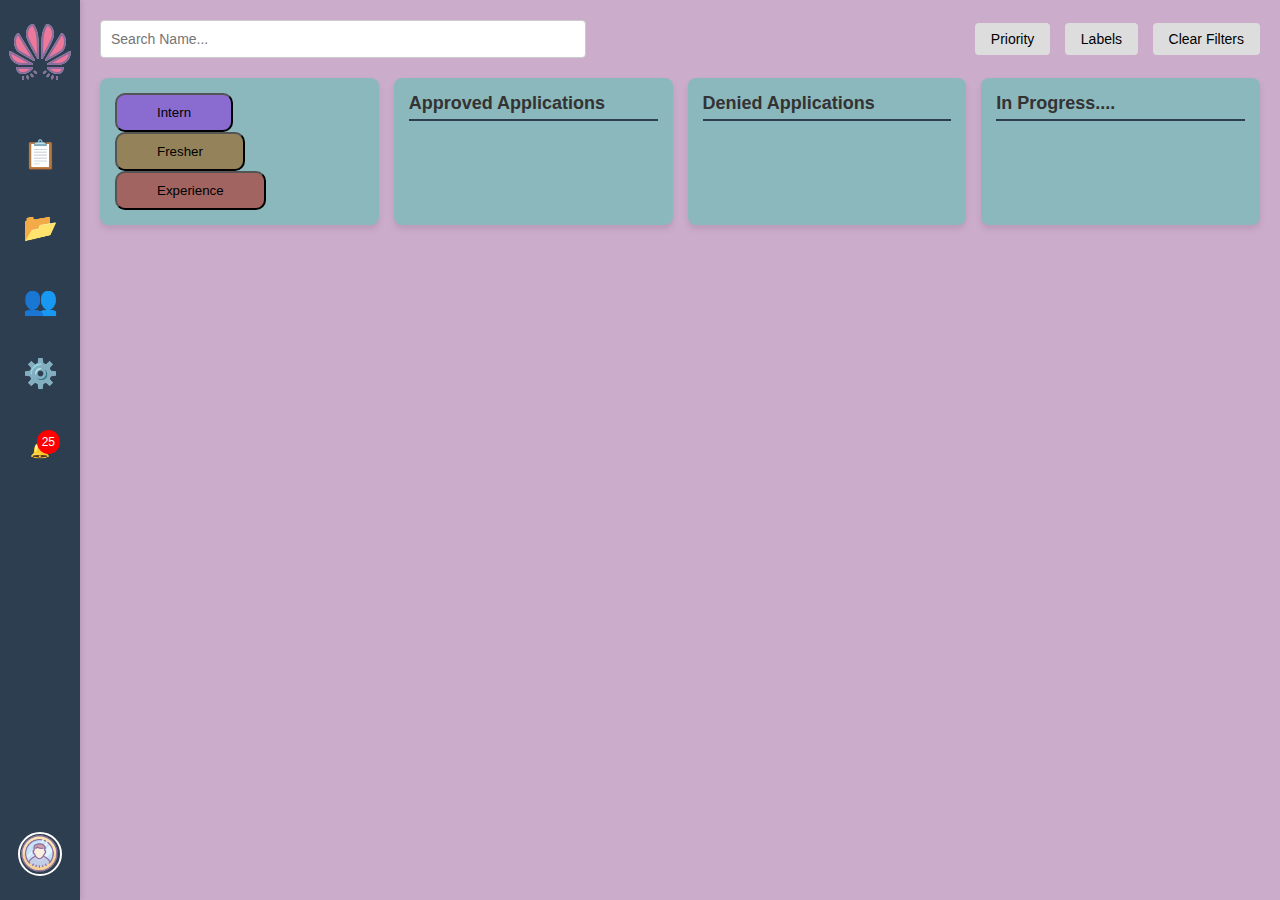
<file: Admin.html>
<!DOCTYPE html>
<html lang="en">
<head>
    <meta charset="UTF-8">
    <meta name="viewport" content="width=device-width, initial-scale=1.0">
    <title>Task Management Board</title>
    <link rel="stylesheet" href="Admin.css">
</head>
<body>
    <div class="container">
        <!-- Sidebar -->
        <div class="sidebar">
            <div class="logo">
                <img src="/assest/admin-logo.png" alt="Logo" class="logo-icon">
            </div>
            <div class="menu">
                <div class="menu-icon">📋</div>
                <div class="menu-icon">📂</div>
                <div class="menu-icon">👥</div>
                <div class="menu-icon">⚙️</div>
            </div>
            <div class="notifications">
                <span class="badge" style="display: block;">25</span>
                <div class="notification-icon">🔔</div>
            </div>
            <div class="user">
                <img src="/assest/admin-profile.png"  class="admin-profile">
            </div>
        </div>

        <!-- Main Content -->


            <div class="main-content">
                <div class="header">
                    <input type="text" placeholder="Search Name..." class="search-bar">
                    <div class="filters">
                        <button class="filter-btn">Priority</button>
                        <button class="filter-btn">Labels</button>
                        <button class="filter-btn">Clear Filters</button>
                    </div>
                </div>
            
                <!-- Tabs for selecting Intern, Fresher, Experience -->
             
            
                <div class="task-board">
                    <!-- Column: Intern/Fresher/Experience -->
                    <div class="column">
                  <div class="tabs">
                    <button id="internTab" class="tab-btn">Intern</button>
                    <button id="fresherTab" class="tab-btn">Fresher</button>
                    <button id="experienceTab" class="tab-btn">Experience</button>
                   </div>
                      
                        <div id="internFresherExperience"></div>
                    </div>
            
                    <!-- Column: Approved Applications -->
                    <div class="column">
                        <h3>Approved Applications</h3>
                        <div id="approvedApplications"></div>
                    </div>
            
                    <!-- Column: Denied Applications -->
                    <div class="column">
                        <h3>Denied Applications</h3>
                        <div id="deniedApplications"></div>
                    </div>
            
                    <!-- Column: In-Progress Applications -->
                    <div class="column">
                        <h3>In Progress....</h3>
                        <div id="inProgressApplications"></div>
                    </div>
                </div>
            </div>
            
        </div>
    </div>
    <script src="Admin.js"></script>
</body>
</html>
</file>
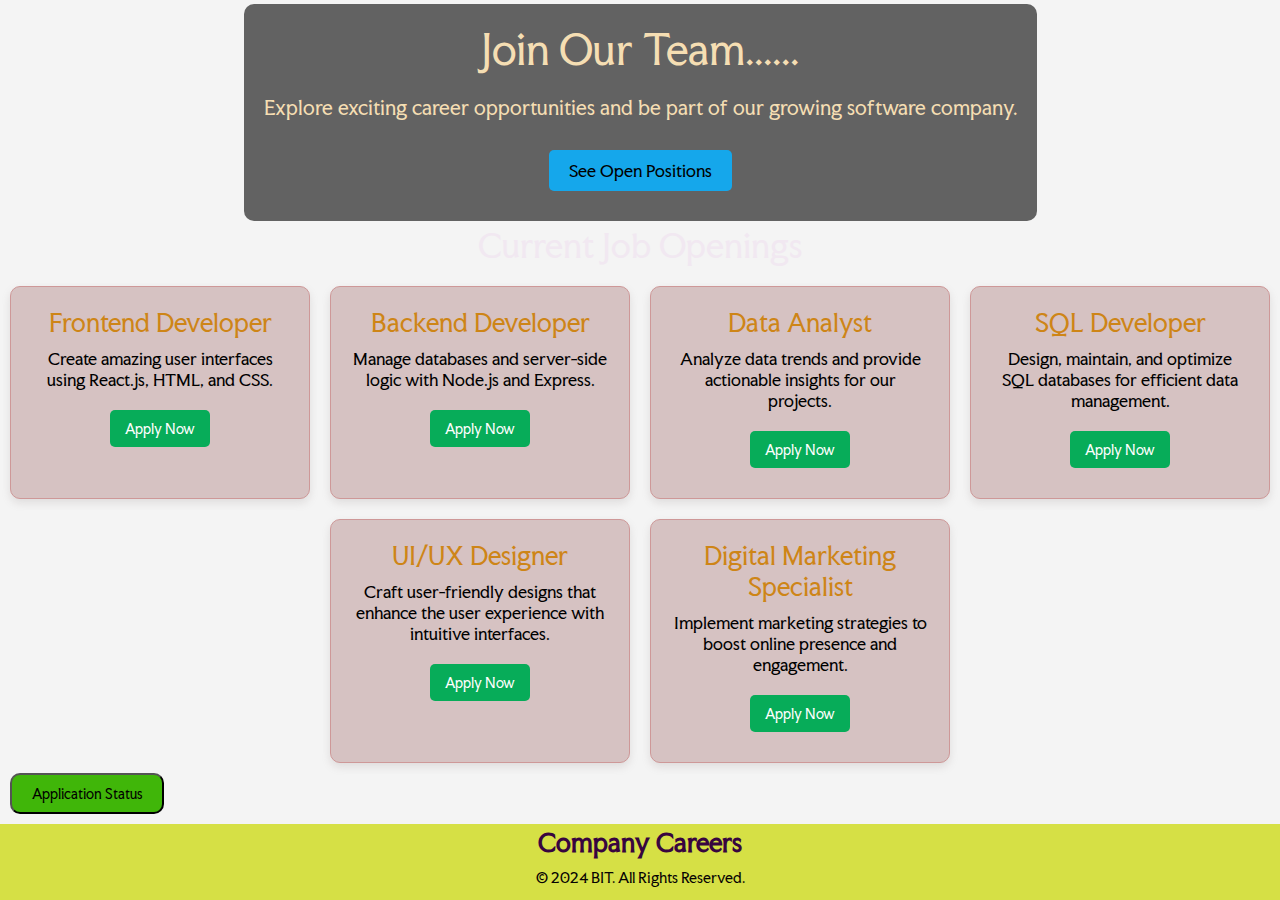
<file: career.html>
<!DOCTYPE html>
<html lang="en">
<head>
  <meta charset="UTF-8">
  <meta name="viewport" content="width=device-width, initial-scale=1.0">
  <title>Careers at Our Software Company</title>
  <link rel="stylesheet" href="career.css">
  <link rel="stylesheet" href="cart.css">
</head>
<body>
  <!-- Header Section -->
  <header class="hero">
    <div class="hero-content">
      <h1>Join Our Team......</h1>
      <p>Explore exciting career opportunities and be part of our growing software company.</p>
      <button onclick="scrollToJobs()">See Open Positions</button>
    </div>
  </header>

  <!-- Job Listings Section -->
  <section id="job-listings" class="job-listings">
    <h2>Current Job Openings</h2>
    <div id="jobs-container" class="jobs-container"></div>
  </section>

  <!-- Job Application Form (Modal) -->
  <div id="apply-form-modal" class="apply-form-modal">
    <div class="apply-form-content">
      <h2>Apply for <span id="job-title"></span></h2>
      <form id="applicationForm">
        <input type="text" id="name" placeholder="Full Name" required>
        <input type="email" id="email" placeholder="Email Address" required>
        <input type="text" id="resume" placeholder="Resume Link (e.g., LinkedIn or GitHub)" required>
        <input type="text" id="status" value="InProgress" required style="display: none;">
        <input type="text" id="message"  placeholder="Enter Skill">
        <button type="submit">Submit Application</button>
      </form>
      <button id="close-form" class="close-btn">Close</button>
    </div>
  </div>
<!-- Application Status -->
<div class="viewStatusBtn">
  <button id="viewStatusBtn">Application Status</button>
      
  <div class="status-email" id="status-email">
    <form id="statusForm" class="statusForm" style="display: none;">
       <input type="email" id="userEmail" placeholder="Enter Your Email" required>
       <button type="submit" id="status-btn">&#x2705; Check Status</button>
    </form>
    <div id="responseMessage" style="display: none; color: #0c3b1a; font-weight: bold;">	</div>
  </div> 

  <div id="applicationDetails" class="details-form" style="display: none;">
    <div id="applicationData" class="application-container"></div>
    <div id="responseMessage" style="display: block; color: green; font-weight: bold;"></div>
  </div>
  
  
  <div id="responseMessage" style="display: none; color: green; font-weight: bold;"></div>
  
</div>



  </div>
  <footer class="footer" >
    <div class="footer-content" >
      <h2>Company Careers</h2> <!-- Title for the footer -->
      <p>&copy; 2024 BIT. All Rights Reserved.</p>
    </div>
  </footer>

  <script src="career.js" defer></script>
  <script src=""></script>
</body>
</html>
</file>
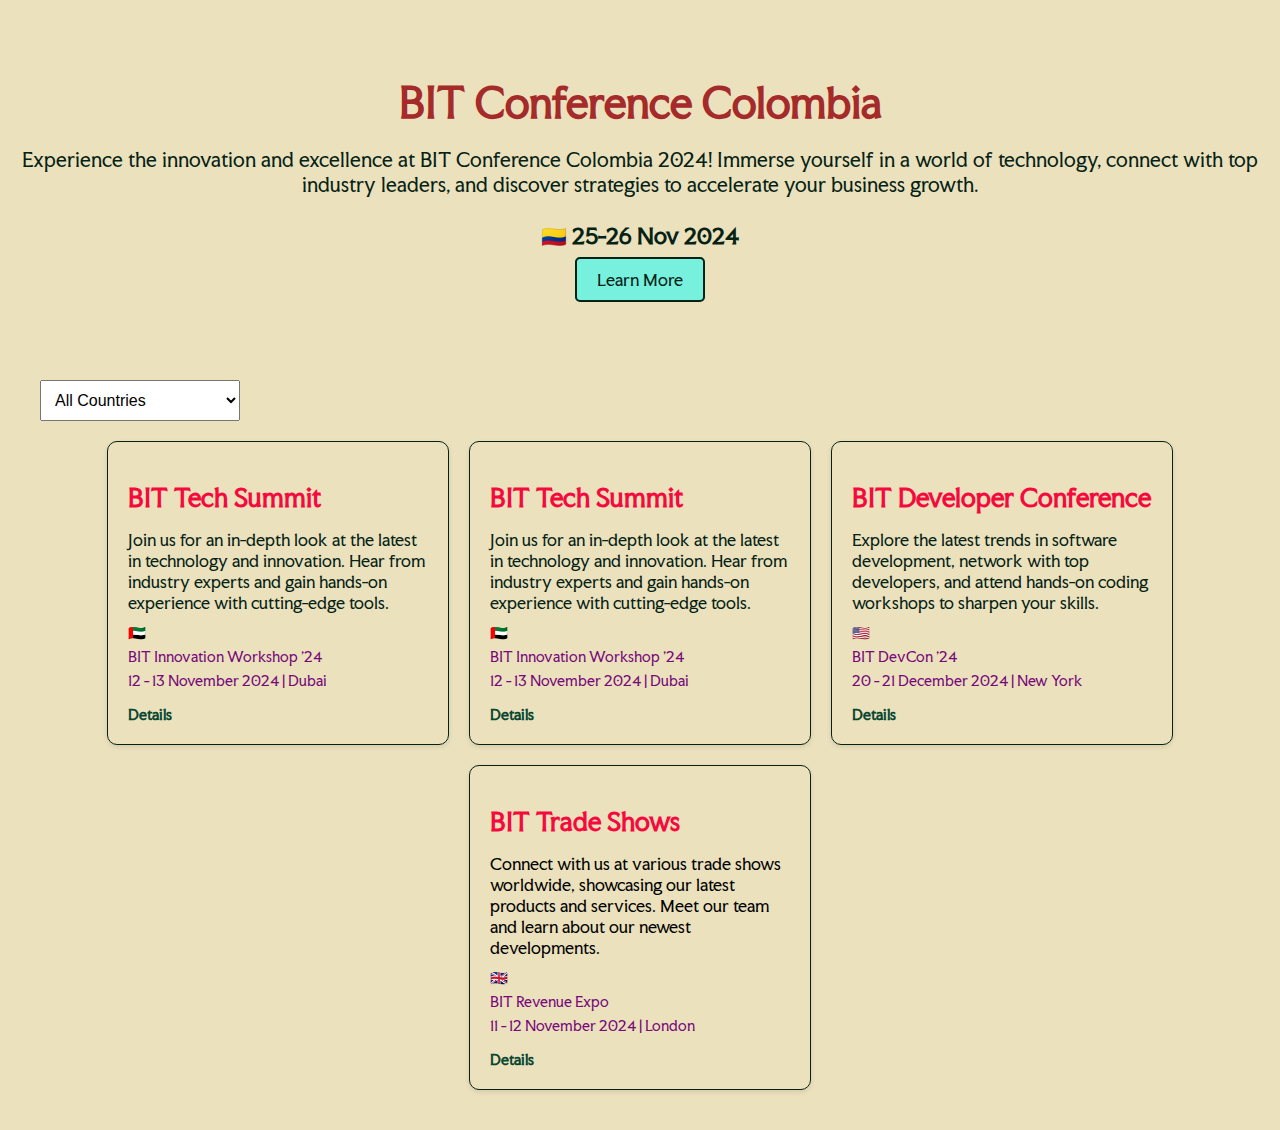
<file: company.html>
<!DOCTYPE html>
<html lang="en">
<head>
<meta charset="UTF-8">
<meta name="viewport" content="width=device-width, initial-scale=1.0">
<title>BIT Company Events</title>
<link rel="stylesheet" href="company.css">
<link rel="preconnect" href="https://fonts.googleapis.com">
<link rel="preconnect" href="https://fonts.gstatic.com" crossorigin>
<link href="https://fonts.googleapis.com/css2?family=Faculty+Glyphic&family=Nunito:ital,wght@0,200..1000;1,200..1000&display=swap" rel="stylesheet">
</head>
<body>

<!-- Hero Section for BIT Event -->
<div class="hero-section-bit">
    <div class="event-info-bit">
        <h1>BIT Conference Colombia</h1>
        <p>Experience the innovation and excellence at BIT Conference Colombia 2024! 
           Immerse yourself in a world of technology, connect with top industry leaders, 
           and discover strategies to accelerate your business growth.</p>
        <div class="event-date-bit">
            <span class="flag-icon">🇨🇴</span>
            <span>25-26 Nov 2024</span>
        </div>
        <a href="#" class="learn-more-bit"  style="background-color: rgba(0, 255, 255, 0.493);">Learn More</a>
    </div>
</div>

<!-- Events Information Section -->
<div class="events-section-bit">
    <div class="events-dropdown">
        <select>
            <option value="all">All Countries</option>
            <option value="us">United States</option>
            <option value="colombia">Colombia</option>
            <option value="uae">UAE</option>
            <option value="uk">UK</option>
        </select>
    </div>

    <div class="events-grid">
        <!-- BIT Events Card -->
        <div class="event-card-bit" >
            <h2>BIT Tech Summit</h2>
            <p>Join us for an in-depth look at the latest in technology and innovation. 
               Hear from industry experts and gain hands-on experience with cutting-edge tools.</p>
            <div class="event-detail-bit">
                <span>🇦🇪</span>
                <span>BIT Innovation Workshop '24</span>
                <span>12 - 13 November 2024 | Dubai</span>
                <a href="#" class="details-link-bit">Details</a>
            </div>
        </div>

        <div class="event-card-bit">
            <h2>BIT Tech Summit</h2>
            <p>Join us for an in-depth look at the latest in technology and innovation. 
               Hear from industry experts and gain hands-on experience with cutting-edge tools.</p>
            <div class="event-detail-bit">
                <span>🇦🇪</span>
                <span>BIT Innovation Workshop '24</span>
                <span>12 - 13 November 2024 | Dubai</span>
                <a href="#" class="details-link-bit">Details</a>
            </div>
        </div>

        <!-- Event Card 2 -->
        <div class="event-card-bit">
            <h2>BIT Developer Conference</h2>
            <p>Explore the latest trends in software development, network with top developers, 
               and attend hands-on coding workshops to sharpen your skills.</p>
            <div class="event-detail-bit">
                <span>🇺🇸</span>
                <span>BIT DevCon '24</span>
                <span>20 - 21 December 2024 | New York</span>
                <a href="#" class="details-link-bit">Details</a>
            </div>
        </div>

        <!-- BIT Trade Shows Card -->
        <div class="event-card-bit" style="color: #010202;">
            <h2 >BIT Trade Shows</h2>
            <p>Connect with us at various trade shows worldwide, showcasing our latest products 
               and services. Meet our team and learn about our newest developments.</p>
            <div class="event-detail-bit">
                <span>🇬🇧</span>
                <span>BIT Revenue Expo</span>
                <span>11 - 12 November 2024 | London</span>
                <a href="#" class="details-link-bit" >Details</a>
            </div>
        </div>
    </div>
</div>

</body>
</html>
</file>
<file: Admin.css>
/* General Styles */
body {
    margin: 0;
    font-family: Arial, sans-serif;
    display: flex;
    height: 100vh;
    background-color: #690a6556;
}

.container {
    display: flex;
    width: 100%;
}

/* Sidebar Styles */
.sidebar {
    width: 80px;
    background-color: #2d3e50;
    color: white;
    display: flex;
    flex-direction: column;
    align-items: center;
    padding: 20px 0;
    box-shadow: 2px 0 5px rgba(0, 0, 0, 0.1);
}

.logo-icon {
    font-size: 32px;
    margin-bottom: 20px;
}

.menu-icon {
    font-size: 28px;
    margin: 20px 0;
    cursor: pointer;
    padding: 10px;
    transition: background 0.3s ease;
}

.menu-icon:hover {
    background: rgba(255, 255, 255, 0.1);
    border-radius: 50%;
}

.notifications {
    position: relative;
    margin-top: 20px;
}

.badge {
    position: absolute;
    top: -10px;
    right: -10px;
    background: red;
    color: white;
    padding: 5px;
    border-radius: 50%;
    font-size: 12px;
}

.user {
    margin-top: auto;
}

.user img {
    width: 40px;
    height: 40px;
    border-radius: 50%;
    border: 2px solid white;
}

/* Main Content */
.main-content {
    flex: 1;
    padding: 20px;
    display: flex;
    flex-direction: column;
    overflow-y: auto;
}

.header {
    display: flex;
    justify-content: space-between;
    align-items: center;
    margin-bottom: 20px;
}

.search-bar {
    width: 40%;
    padding: 10px;
    font-size: 14px;
    border: 1px solid #ccc;
    border-radius: 4px;
}

.filters button {
    margin-left: 10px;
    padding: 8px 16px;
    font-size: 14px;
    background: #ddd;
    border: none;
    border-radius: 4px;
    cursor: pointer;
    transition: background 0.3s ease;
}

.filters button:hover {
    background: #bbb;
}

/* Task Board */
.task-board {
    display: flex;
    gap: 15px;
    /* background-color: burlywood; */
}

.column {
    background: rgba(27, 207, 162, 0.363);
    border-radius: 8px;
    padding: 15px;
    width: 24%; /* Four columns */
    box-shadow: 0 4px 6px rgba(0, 0, 0, 0.1);
    display: flex;
    flex-direction: column;
}

.column h3 {
    margin: 0;
    font-size: 18px;
    color: #333;
    margin-bottom: 10px;
    border-bottom: 2px solid #2d3e50;
    padding-bottom: 5px;
}

.task {
    background: #f9f9f9;
    border: 1px solid #ddd;
    padding: 10px;
    border-radius: 4px;
    margin-bottom: 10px;
    display: flex;
    flex-direction: column;
}

.task h4 {
    margin: 0;
    font-size: 16px;
    color: #2d3e50;
}

.task p {
    margin: 5px 0;
    font-size: 14px;
    color: #666;
}

.task .date {
    font-size: 12px;
    color: gray;
    text-align: right;
}

/* Scrollable Content for Columns */
.column {
    overflow-y: auto;
    max-height: calc(100vh - 140px); /* Adjust based on header height */
}

.column::-webkit-scrollbar {
    width: 8px;
}

.column::-webkit-scrollbar-thumb {
    background: #ddd;
    border-radius: 4px;
}

.column::-webkit-scrollbar-thumb:hover {
    background: #bbb;
}



/* TAB BUTTON  */
.tab-btn{
    padding: 10px 40px;
}


.tabs #internTab{
   background-color: rgba(137, 43, 226, 0.541);
   border-radius: 10px;
}
.tabs #fresherTab{
    background-color: rgba(156, 87, 7, 0.541);
    border-radius: 10px;
 }
 .tabs #experienceTab{
    background-color: rgba(180, 30, 19, 0.541);
    border-radius: 10px;
 }


 #internFresherExperience{
    /* background-color: rgba(220, 20, 60, 0.377); */
 }
</file>
<file: career.css>
/* General Styling */
* {
    margin: 0;
    padding: 0;
    box-sizing: border-box;
    font-family: "Faculty Glyphic", serif;
    font-weight: 400;
    font-style: normal;
  
  }
  
  body {
    /* background-color: #f0f2f5; */
    /* background-image: url("/assest/hirig.png"); */
    background-repeat: no-repeat;
    background-size: cover; 
    background-color: #25607c;
}
  
  /* Header Section */
  .hero {
    background: url('https://source.unsplash.com/1600x900/?office,teamwork') center/cover;
  
    height: 25vh;
    /* color: #fff; */
    display: flex;
    justify-content: center;
    align-items: center;
    text-align: center;
    color: wheat;
  }
  
  .hero-content {
    background: rgba(0, 0, 0, 0.6);
    padding: 20px;
    border-radius: 10px;
  }
  
  .hero h1 {
    font-size: 2.5rem;
    margin-bottom: 20px;
  }
  
  .hero p {
    font-size: 1.2rem;
    margin-bottom: 20px;
  }
  
  .hero button {
    padding: 10px 20px;
    background: #15a7eb;
    border: none;
    /* color: #fff; */
    font-size: 1rem;
    cursor: pointer;
    border-radius: 5px;
    transition: 0.3s ease;
  }
  
  .hero button:hover {
    background: #15a7eb;
  }
  
  /* Job Listings */
  .job-listings {
    padding: 0px;
    text-align: center;
  }
  
  .job-listings h2 {
    margin-bottom: 20px;
    font-size: 2rem;
    color: #f1e8f1;
  }
  
  .jobs-container {
    display: flex;
    flex-wrap: wrap;
    justify-content: center;
    gap: 20px;
  }
  
  .job-card {
    background: #d6c2c2;
    border: 1px solid #ce9898;
    border-radius: 10px;
    padding: 20px;
    width: 300px;
    box-shadow: 0 4px 8px rgba(138, 131, 131, 0.2);
    transition: transform 0.3s;
  }
  
  .job-card:hover {
    transform: translateY(-10px);
  }
  
  .job-card h3 {
    font-size: 1.5rem;
    color: #ce8517;
  }
  
  .job-card p {
    font-size: 1rem;
    margin: 10px 0;
  }
  
  .job-card button {
    padding: 10px 15px;
    background: #07ac59;
    color: #fff;
    border: none;
    cursor: pointer;
    border-radius: 5px;
    transition: background 0.3s;
  }
  
  .job-card button:hover {
    background: #15a7eb;
  }
  
  /* Modal Form */
  .apply-form-modal {
    display: none;
    position: fixed;
    top: 0;
    left: 0;
    width: 100%;
    height: 100%;
    background: rgba(0, 0, 0, 0.7);
    justify-content: center;
    align-items: center;
  }
  
  .apply-form-content {
    background: #3ca56b;
    padding: 20px;
    border-radius: 10px;
    width: 350px;
    height: 500PX;
  }
  .apply-form-content ,h2,#job-title{
    color: rgb(56, 5, 63);
  }
  
  .apply-form-content input,
  .apply-form-content textarea {
    width: 100%;
    padding: 10px;
    margin: 15px 0;
    border-radius: 5px;
    border: 1px solid #ddd;
  }
  #applicationForm  #name,#email,#resume,#message{
    color: rgb(231, 117, 117);
  }
  
  .apply-form-content button {
    width: 100%;
    padding: 10px;
    background: #25607c;
    color: #fff;
    border: none;
    border-radius: 5px;
    cursor: pointer;
  }
  
  .apply-form-content button:hover {
    background: #06374e;
  }
  
  .close-btn {
    background: #626d72;
    margin-top: 10px;
  }
  
  /* Responsive Design */
  @media (max-width: 600px) {
    .job-card {
      width: 100%;
    }
    #statusForm{
      margin: -2rem 0rem 1rem 12rem;
    
    }
  }
  

  /* Footer styles */
footer {
  background-color: #d6e045;
  color: rgb(7, 3, 3); /* Text color */
  text-align: center; /* Center align the text */
  padding: 3px 0; /* Padding around the footer */
  position: fixed;
  bottom: 0;
  width: 100%;
}

footer .footer-content h2 {
  margin: 0;
  font-size: 24px;
  font-weight: bold;
}

footer p {
  margin: 10px 0;
  font-size: 14px;
}

/* Applicatuion Form */

body {
  font-family: Arial, sans-serif;
  background-color: #f4f4f4;
  margin: 0;
  padding: 0;
}

#applicationDetails {
  display: flex;
  flex-direction: column;
  gap: 20px;
  padding: 20px;
}

.application-card {
  background: #fff;
  padding: 20px;
  border: 1px solid #ddd;
  border-radius: 8px;
  box-shadow: 0 2px 5px rgba(0, 0, 0, 0.1);
}

.application-field {
  margin-bottom: 10px;
  display: flex;
  justify-content: space-between;
}

.application-field label {
  font-weight: bold;
  color: #333;
}

.application-field span, a {
  color: #555;
  text-decoration: none;
}

a:hover {
  text-decoration: underline;
  color: #007BFF;
}

.delete-btn {
  background-color: #e74c3c;
  color: #fff;
  border: none;
  padding: 8px 12px;
  border-radius: 5px;
  cursor: pointer;
  margin-top: 10px;
}

.delete-btn:hover {
  background-color: #c0392b;
}

.details-form {
  display: flex;
  flex-direction: column;
  gap: 1rem;
  padding: 2rem;
  background-color: rgba(255, 255, 255, 0.9);
  border-radius: 10px;
  box-shadow: 0 4px 10px rgba(0, 0, 0, 0.2);
}

.application-container {
  display: flex;
  flex-direction: column;
  gap: 1rem;
}

.application-card {
  padding: 1rem;
  background-color: #f9f9f9;
  border-radius: 8px;
  box-shadow: 0 2px 5px rgba(0, 0, 0, 0.1);
  width: fit-content;
}

.application-field {
  margin: 0.5rem 2rem;

}

.application-field label {
  font-weight: bold;
}

.application-field span {
  margin-left: 10px;
}

.delete-btn {
  margin-top: 1rem;
  padding: 10px;
  background-color: red;
  color: white;
  border: none;
  border-radius: 5px;
  cursor: pointer;
}
.delete-btn:hover {
  background-color: darkred;
}
</file>
<file: cart.css>
@import url('https://fonts.googleapis.com/css2?family=Faculty+Glyphic&family=Nunito:ital,wght@0,200..1000;1,200..1000&display=swap');

body{
    
        font-family: "Faculty Glyphic", serif;
       
        font-style: normal;
      
      
}
.cart {
    position: fixed;
    font-family: "Faculty Glyphic", serif;
    top: 0;
    right: -100%; /* Initially hidden */
    width: 400px;
    height: 100vh; /* Fit the viewport height */
    overflow-x: hidden;
    overflow-y: auto; /* Enable vertical scrolling */
    padding: 20px;
    background-color: rgba(112, 98, 81, 0.281);
    box-shadow: 1px 4px rgba(169, 169, 255, 0.1);
    z-index: 100;
    transition: right 0.5s ease; /* Smooth transition */
}

/* Active class to show the cart panel */
.cart-active {
    right: 0; /* Slide in the cart */
    margin-top: 6rem; /* Adjust as needed */
    height: 100vh; /* Ensure the height fits the viewport */
}

#empPanel1 {
     position: fixed;
    display: none; /* Hidden by default */
 
  
    right: 10;
    width: 100%;
    height: 100%;
    background-color:rgba(6, 136, 82, 0.822);
    box-shadow: -2px 0 5px rgba(0, 0, 0, 0.3);
    z-index: 1000;
    transition: 0.5 ease;
}

#empPanel1 h1{
     color: chocolate;
     font-size: bold ;
     font-family: cursive, 'Times New Roman', Times, sans-serif;
}

.form-container{
    margin-bottom: 1rem;
}


/* Styling for the Options in the Panel */
.panel-box {
    padding: 15px;
    margin: 10px 0;
    background-color: #f0f0f0b6;
    border-radius: 10px;
    text-align: center;
    cursor: pointer;
    font-size: 18px;
    color: #333;
    box-shadow: 1px 1px 5px rgba(0, 0, 0, 0.1);
}

.panel-box:hover {
    background-color: #e0e0e0;
}

/* Close Icon Style */
.close-icon {
    position: absolute;
    top: 10px;
    right: 10px;
    cursor: pointer;
    width: 24px;
    height: 24px;
}
    /* Das Close Icon */
 .das-close-icon{
         position: absolute;
    top: 10px;
    right: 10px;
    cursor: pointer;
    width: 24px;
    height: 24px;
    
    }
#empLogo{
    position: fixed;
    height: 30px;
    width: 30px;
    left: 90%;
    top: 7%;
}
#daslogo {
    position: fixed;
    height: 30px;
    width: 30px;
    left: 93%;
    top: 7%;
    
    z-index: 1000;
}
#logoutlogo{
    position: fixed;
    height: 30px;
    width: 30px;
    left: 96%;
    top: 7%;
}
#logoutp{
    margin: -4.5rem -5rem 0rem 153.5%;
}
#emp-3d{
    height: 50px;
    width: 250px;
    padding: 1rem 0rem 2rem 0rem;
}


/*------------------------------*/
/* Form Container Styling */
.form-container {
    margin-top: 10px;
    padding: 15px;
    border: 1px solid #dbd1d1;
    border-radius: 8px;
    background-color: #c45b2aaf;
    box-shadow: 1px 1px 5px rgba(0, 0, 0, 0.1);
}
.form-container input{
    background-color: #0dbe658a;
}
.form-container h3{
    color: brown;
}

/* Form Group Styling */
.form-group {
    margin-bottom: 10px;
}

.form-group label {
    display: block;
    margin-bottom: 5px;
    font-weight: 600;
}

.form-group input {
    width: 100%;
    padding: 8px;
    border-radius: 4px;
    border: 1px solid #ccc;
}

button#submitForm {
    width: 40%;
    padding: 10px;
    background-color: #007BFF;
    color: #fff;
    border: none;
    border-radius: 5px;
    cursor: pointer;
}

button#submitForm:hover {
    background-color: #0056b3;
}

/* -----------------------DashBoard */
.cart-content1 {
    display: flex;
    width: 100%;
}

#empPanel1 #seperate-line{
    border: 1px solid rgb(207, 188, 152);
    width: 100%;
    margin-top: 2rem;
}

.sidebar1 {
    width: 15%;
    /* background-color: #f0f0f0; */
    padding: 19px;
    margin: 5rem 0rem 2rem 2rem;
}

.panel-box1 {
    cursor: pointer;
    padding: 10px;
    margin: 5px 0;
    background-color: #b49b28;
    border-radius: 5px;
    text-align: center;
    margin: 2rem 0rem 2rem 0rem;
}

.panel-box1:hover {
    background-color: #e9a30e;
}

.main-content1 {
    width: 80%;
    padding: 20px;
}

.details-table {
    margin-top: 5rem;
    display: none;
    color: rgb(0, 0, 0);
  

}
.details-table h3{
    margin-right: 35%;
}

.details-table table {
    width: 90%;
    border-collapse: collapse;
    color: rgb(47, 53, 47);
    margin-left: 5rem;
}

.details-table th, .details-table td {
    padding: 10px;
    border: 1px solid #000000;
    text-align: left;
    color: #000000;
}

.details-table th {
    background-color: #c47c7c;
    color: rgb(0, 0, 0);
}



/* EDIT BUTon */

.edit-btn{
    background-color: #2696a5;
    padding: 10px 20px 10px 20px;
    border-radius: 20px;
    margin: 1rem 1rem 1rem 1rem;
    color: #ccc;
    cursor: pointer;
    border: 1px solid rgb(24, 170, 180);
}
.delete-btn{
    background-color: #c26d3c;
    padding: 10px 20px 10px 20px;
    border-radius: 20px;
    margin: 1rem 1rem 1rem 1rem;
    color: #ccc;
    cursor: pointer;
    border: 1px solid rgb(24, 170, 180);
}



/* Logout Cart  */
/* Modal Styles */
.modal {
   margin: 4rem -1rem 20rem 40rem;
    width: 400px;
    height: 100px;
    background-color: rgb(36, 144, 177);
    display: none;
    justify-content: center;
    align-items: center;
}

.modal-content {
    background-color: rgb(212, 143, 78);
    padding: 20px;
    margin-top: 3rem;
    border-radius: 25px;
    text-align: center;
}

button {
    margin: 10px;
    padding: 10px 20px;
    cursor: pointer;
    background: #40b609;
    border-radius: 10px;
}


/* Update sucessfull Message in HTMl */
/* .notification{
    margin: 35% 8rem -1rem 0rem;
} */
</file>
<file: company.css>
/* General Styles */
body {

    margin: 0;
    padding: 0;
    color: #2c3e50;
    /* background-image: url("https://t4.ftcdn.net/jpg/10/03/66/03/240_F_1003660395_TYiiiahjSBS4Dj4YPd5EGxCFvbPlUWg8.jpg"); */
    background-repeat: no-repeat;
    background-size: cOVER;
    font-family: "Faculty Glyphic", serif;
    font-weight: 400;
    font-style: normal;
    background-color: #be971749;
  
}

/* Hero Section for BIT */
.hero-section-bit {
    /* background-image: linear-gradient(to right, #0a74da, #54a0ff); */
    color: #052215;
    padding: 50px 20px;
    text-align: center;
}

.event-info-bit h1 {
    font-size: 2.5rem;
    margin-bottom: 15px;
    color: brown;
}

.event-info-bit p {
    font-size: 1.2rem;
    margin-bottom: 25px;
}

.event-date-bit {
    font-size: 1.3rem;
    font-weight: bold;
    margin-bottom: 20px;
}

.learn-more-bit {
    color: #052215;
    text-decoration: none;
    padding: 10px 20px;
    border: 2px solid #052215;
    border-radius: 5px;
    transition: 0.3s;
}

.learn-more-bit:hover {
   
    color: #17be73;
}

/* Events Section for BIT */
.events-section-bit {
    padding: 40px;
    color: #052215;
    /* background-color: #f8f9fa; */
}

.events-dropdown select {
    padding: 10px;
    font-size: 1rem;
    width: 200px;
    margin-bottom: 20px;
}

.events-grid {
    display: flex;
    gap: 20px;
    justify-content: center;
    flex-wrap: wrap;
    cursor: pointer;
}

.event-card-bit {
    /* background-color: #fff; */
    padding: 20px;
    border: 1px solid #052215;
    border-radius: 10px;
    width: 300px;
    box-shadow: 0 2px 5px rgba(0, 0, 0, 0.1);
}
.events-grid  :hover{
    transition: cubic-bezier(0.075, 0.82, 0.165, 1);
    background-color: #0747321c;
}

.event-card-bit h2 {
    font-size: 1.5rem;
    margin-bottom: 10px;
    color: #f50a3d;
}

.event-card-bit p {
    font-size: 1rem;
    margin-bottom: 10px;
}

.event-detail-bit {
    font-size: 0.9rem;
    display: flex;
    flex-direction: column;
    gap: 5px;
    color: rgb(119, 9, 122);
}

.details-link-bit {
    color: #074732;
    text-decoration: none;
    font-weight: bold;
    margin-top: 10px;
}

.details-link-bit:hover {
    text-decoration: underline;
}
</file>
